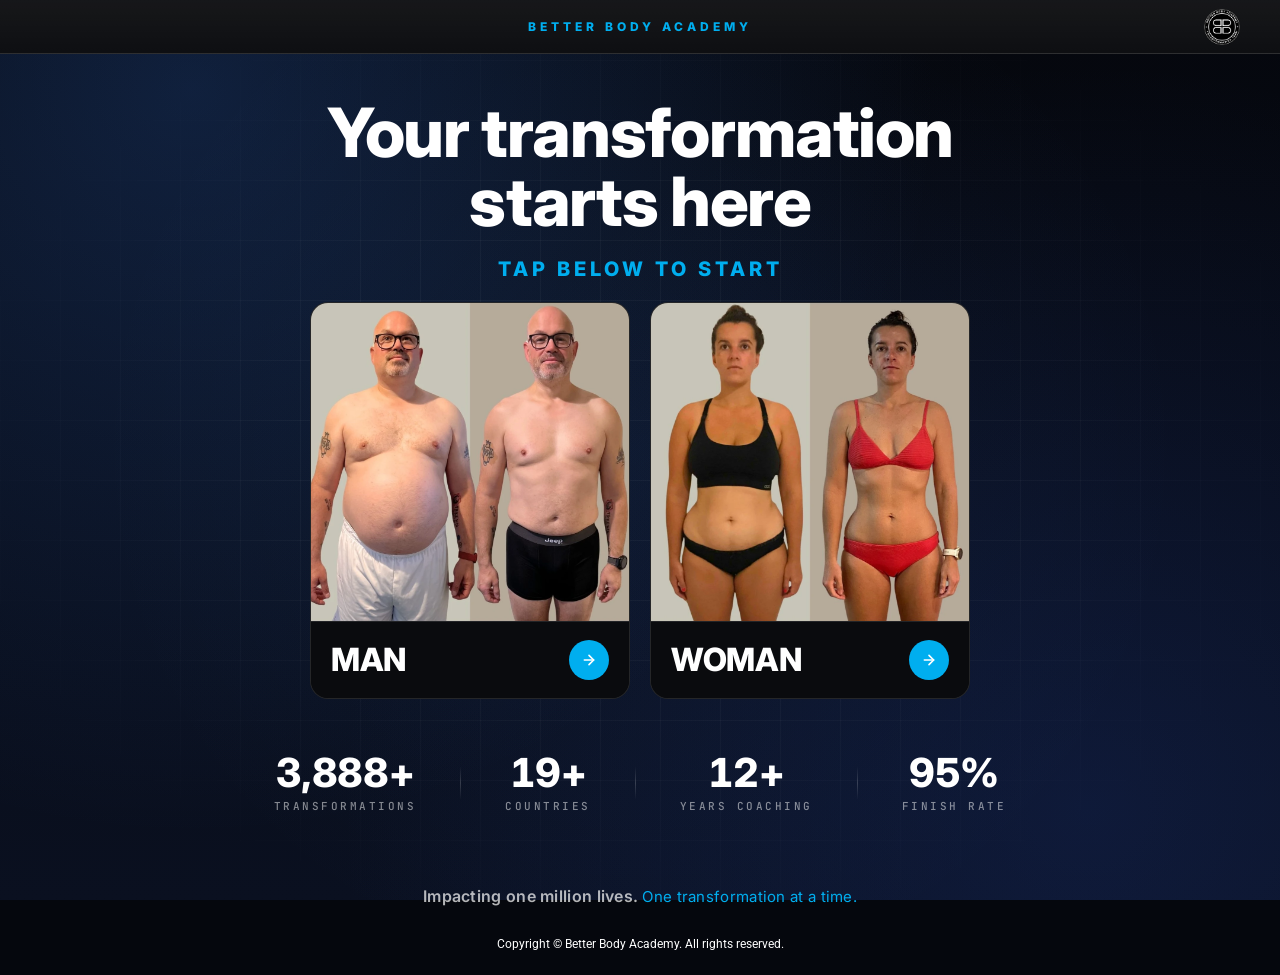
<file: index.html>
<!doctype html>
<html lang="en">
<head>
<meta charset="utf-8">
<meta name="viewport" content="width=device-width, initial-scale=1, viewport-fit=cover">
<title>Better Body Academy — Start Here</title>
<meta name="description"
  content="Men and women follow different programs here. Select yours to see the plan built for your body." />

<link rel="preconnect" href="https://fonts.googleapis.com">
<link rel="preconnect" href="https://fonts.gstatic.com" crossorigin>
<link href="https://fonts.googleapis.com/css2?family=Inter:wght@400;600;800;900&family=Roboto:wght@400;500&family=JetBrains+Mono:wght@400;500&display=swap" rel="stylesheet">

<style>
  :root{
    --black:#05070d;
    --coral:#00AEEF;
    --white:#ffffff;

    --glass-bg:rgba(255,255,255,.05);
    --glass-border:rgba(255,255,255,.10);

    --t-100:rgba(255,255,255,1);
    --t-70:rgba(255,255,255,.70);
    --t-50:rgba(255,255,255,.50);
    --t-30:rgba(255,255,255,.30);

    --display:'Inter',system-ui,sans-serif;
    --body:'Roboto',system-ui,sans-serif;
    --mono:'JetBrains Mono',ui-monospace,monospace;
  }

  *{margin:0;padding:0;box-sizing:border-box}
  html,body{height:100%}

  body{
    background:var(--black);
    color:var(--t-100);
    font-family:var(--body);
    -webkit-font-smoothing:antialiased;
    overflow-x:hidden;
  }

  /* background glow — matched to men.html's .bg-glow */
  body::before{
    content:"";
    position:fixed;
    inset:0;
    background:
      radial-gradient(circle at 15% 10%, rgba(59,130,246,0.20), transparent 55%),
      radial-gradient(circle at 85% 90%, rgba(30,58,138,0.25), transparent 55%),
      radial-gradient(circle at 50% 50%, rgba(96,165,250,0.05), transparent 70%),
      linear-gradient(180deg, #05070d 0%, #0a1020 100%);
    pointer-events:none;
    z-index:0;
  }

  /* faded box grid — dissolves toward the edges */
  body::after{
    content:"";
    position:fixed;
    inset:0;
    background-image:
      linear-gradient(rgba(255,255,255,.035) 1px, transparent 1px),
      linear-gradient(90deg, rgba(255,255,255,.035) 1px, transparent 1px);
    background-size:60px 60px;
    -webkit-mask-image:radial-gradient(ellipse at center, #000 38%, transparent 82%);
    mask-image:radial-gradient(ellipse at center, #000 38%, transparent 82%);
    pointer-events:none;
    z-index:0;
  }

  .page{
    position:relative;
    z-index:1;
    min-height:calc(100dvh - 54px);
    display:flex;
    flex-direction:column;
    padding:clamp(14px,3vw,26px) clamp(18px,4vw,40px) clamp(12px,2.4vw,22px);
  }

  /* ---------- top header bar (slim line: label + small badge) ---------- */
  .topbar{
    position:relative;
    z-index:2;
    flex:0 0 auto;
    display:flex;
    align-items:center;
    justify-content:center;
    height:54px;
    padding:0 clamp(16px,4vw,40px);
    border-bottom:1px solid var(--glass-border);
    background:linear-gradient(180deg, rgba(255,255,255,.05), rgba(255,255,255,.015)), #0a0b0e;
  }
  .topbar-label{
    font-family:var(--display);
    font-weight:800;
    font-size:clamp(10px,1.3vw,12px);
    letter-spacing:4px;
    text-transform:uppercase;
    color:var(--coral);
  }
  .topbar-badge{
    position:absolute;
    right:clamp(16px,4vw,40px);
    top:50%;
    transform:translateY(-50%);
    height:36px;
    width:auto;
    display:block;
  }
  @media (max-width:430px){
    .topbar-badge{height:30px}
  }

  /* ---------- hero ---------- */
  .hero{
    flex:1 1 auto;
    display:flex;
    flex-direction:column;
    align-items:center;
    justify-content:center;
    text-align:center;
    gap:clamp(13px,2vh,22px);
    max-width:1080px;
    width:100%;
    margin:0 auto;
    padding:clamp(12px,2vh,26px) 0;
  }

  .eyebrow{
    font-family:var(--mono);
    font-weight:500;
    font-size:clamp(10px,1.3vw,12px);
    letter-spacing:4px;
    color:var(--coral);
    text-transform:uppercase;
  }

  h1{
    font-family:var(--display);
    font-weight:800;
    font-size:clamp(34px,6.4vw,68px);
    line-height:1.02;
    letter-spacing:-.02em;
    color:var(--white);
    max-width:14ch;
  }

  .sub{
    font-family:var(--body);
    font-weight:400;
    font-size:clamp(15px,1.7vw,20px);
    line-height:1.45;
    color:var(--t-70);
    max-width:48ch;
  }
  .sub .sub-cta{color:var(--white)}

  .prompt{
    font-family:var(--display);
    font-weight:800;
    font-size:clamp(11px,1.3vw,13px);
    letter-spacing:5px;
    text-transform:uppercase;
    color:var(--coral);
    margin-top:clamp(2px,1vh,8px);
  }

  /* ---------- choice cards ---------- */
  .cards{
    display:flex;
    align-items:flex-start;
    gap:clamp(10px,1.6vw,20px);
    width:100%;
    max-width:660px;
    margin-inline:auto;
  }

  .card{
    flex:1 1 0;
    display:flex;
    flex-direction:column;
    border-radius:18px;
    border:1px solid var(--glass-border);
    overflow:hidden;
    text-decoration:none;
    background:#0c0d10;
    transition:transform .35s ease, border-color .35s ease, box-shadow .35s ease;
  }

  /* photo region (full figure); the foot sits below it */
  .card-img{
    width:100%;
    aspect-ratio:1 / 1;
    overflow:hidden;
  }
  .card-photo{
    width:100%;
    height:100%;
    object-fit:cover;
    object-position:center;
    display:block;
  }
  /* caption row below the photo: label on the left, arrow on the right, divider line on top */
  .card-foot{
    display:flex;
    align-items:center;
    justify-content:space-between;
    gap:12px;
    padding:clamp(12px,2.4vw,18px) clamp(14px,2.6vw,20px);
    border-top:1px solid var(--glass-border);
    background:#0a0b0e;
  }
  .card-label{
    font-family:var(--display);
    font-weight:800;
    font-size:clamp(20px,3.6vw,32px);
    line-height:1;
    letter-spacing:-.01em;
    text-transform:uppercase;
    color:var(--white);
  }
  .card-arrow{
    display:grid;
    place-items:center;
    flex:0 0 auto;
    width:clamp(30px,4.4vw,40px);
    height:clamp(30px,4.4vw,40px);
    border-radius:50%;
    background:var(--coral);
    color:#fff;
    transition:transform .3s ease;
  }

  /* hover / focus — coral glow + lift */
  .card:hover,.card:focus-visible{
    transform:translateY(-6px);
    border-color:var(--coral);
    box-shadow:0 12px 40px rgba(0,0,0,.4), 0 0 40px rgba(0,174,239,.28);
    outline:none;
  }
  .card:hover .card-arrow,.card:focus-visible .card-arrow{transform:translateX(4px)}

  /* ---------- proof strip ---------- */
  .proof{
    display:flex;
    align-items:center;
    justify-content:center;
    flex-wrap:wrap;
    gap:clamp(16px,4vw,44px);
    margin-top:clamp(18px,4vh,40px);
  }
  .proof-item{text-align:center}
  .proof-num{
    font-family:var(--display);
    font-weight:800;
    font-size:clamp(26px,4vw,40px);
    line-height:1;
    letter-spacing:-.01em;
    color:var(--white);
    margin-bottom:6px;
    font-variant-numeric:tabular-nums;
  }
  .proof-label{
    font-family:var(--mono);
    font-weight:500;
    font-size:clamp(9px,1.1vw,11px);
    letter-spacing:2.5px;
    text-transform:uppercase;
    color:var(--t-50);
  }
  .proof-div{
    width:1px;
    height:34px;
    background:linear-gradient(180deg,transparent,rgba(255,255,255,.18),transparent);
  }

  /* ---------- mission footer ---------- */
  .mission{
    flex:0 0 auto;
    text-align:center;
    font-family:var(--display);
    line-height:1.4;
    margin-top:clamp(32px,6vh,60px);
  }
  .mission .m1{
    display:inline;
    font-weight:600;
    font-size:clamp(13px,1.5vw,16px);
    letter-spacing:.3px;
    color:var(--t-70);
  }
  .mission .m2{
    display:inline;
    font-weight:400;
    font-size:clamp(12px,1.4vw,15px);
    letter-spacing:.3px;
    color:var(--coral);
  }
  .copy{
    display:block;
    font-family:var(--body);
    font-weight:400;
    font-size:clamp(9px,2vw,12px);
    letter-spacing:normal;
    color:var(--white);
  }
  .mission .copy{margin-top:clamp(18px,3.2vh,30px)}
  .copybar{display:none}

  /* ---------- entrance motion ---------- */
  @keyframes rise{from{opacity:0;transform:translateY(16px)}to{opacity:1;transform:translateY(0)}}
  .topbar,.eyebrow,h1,.sub,.prompt,.cards,.proof,.mission{animation:rise .7s cubic-bezier(.2,.7,.2,1) both}
  .eyebrow{animation-delay:.05s}
  h1{animation-delay:.12s}
  .sub{animation-delay:.20s}
  .prompt{animation-delay:.28s}
  .cards{animation-delay:.34s}
  .proof{animation-delay:.46s}
  .mission{animation-delay:.54s}

  @media (prefers-reduced-motion:reduce){*{animation:none!important;transition:none!important}}

  /* ---------- tablets & phones: keep the two cards side by side ---------- */
  @media (max-width:680px){
    .page{
      min-height:calc(100dvh - 54px);
      justify-content:flex-start;
      padding:clamp(16px,5vw,24px) clamp(16px,5vw,24px) 0;
    }
    .hero{
      justify-content:flex-start;
      gap:clamp(12px,3vh,18px);
    }
    .cards{
      gap:10px;
    }
    .card{
      height:auto;
    }
    .card-foot{padding:11px 13px}
    .card-label{font-size:clamp(17px,4.6vw,24px)}
    .card-arrow{width:30px;height:30px}
    /* tagline pinned to the bottom of the first screen (no divider here) */
    .mission{
      white-space:nowrap;
      margin-top:auto;
      width:100vw;
      margin-left:calc(50% - 50vw);
      padding:13px 16px 40px;
    }
    .mission .m1,.mission .m2{font-size:clamp(9px,2.8vw,13px);letter-spacing:.2px}
    /* copyright lives below the fold, with the divider above it */
    .copy--desk{display:none}
    .copybar{
      display:block;
      text-align:center;
      border-top:1px solid var(--glass-border);
      padding:18px 16px 22px;
    }
  }

  /* ---------- small phones: tighten type & proof strip ---------- */
  @media (max-width:430px){
    h1{font-size:clamp(28px,8.6vw,38px);max-width:18ch}
    .sub{font-size:14px;max-width:38ch}
    .prompt{letter-spacing:4px}
    .card{border-radius:15px;height:auto}
    .card-foot{padding:10px 12px}
    .card-label{font-size:clamp(15px,5vw,21px)}
    .card-arrow{width:26px;height:26px}
    .card-cta{font-size:11px;gap:5px;margin-top:5px}
    /* proof becomes a tidy 2x2 grid, no dividers */
    .proof{
      display:grid;
      grid-template-columns:1fr 1fr;
      gap:18px 12px;
      width:100%;
      max-width:340px;
    }
    .proof-num{font-size:clamp(24px,8vw,32px)}
    .proof-div{display:none}
  }
</style>
</head>
<body>
  <header class="topbar">
    <span class="topbar-label">Better Body Academy</span>
    <img class="topbar-badge" src="BADGE LOGO (Filled).png" alt="Better Body Academy">
  </header>

  <div class="page">

    <main class="hero">

      <h1>Your transformation starts here</h1>

      <p class="sub" style="color:#00AEEF;font-family:var(--display);font-weight:800;letter-spacing:4px">TAP BELOW TO START</p>

      <div class="cards">

        <!-- MAN -->
        <a class="card card-men" href="men.html" aria-label="I am a man — see my transformation plan">
          <div class="card-img"><img class="card-photo" src="man-before-after.webp"
            alt="Real Better Body Academy client — 21kg lost, 25cm off the waist" loading="lazy"></div>
          <div class="card-foot">
            <span class="card-label">Man</span>
            <span class="card-arrow" aria-hidden="true"><svg xmlns="http://www.w3.org/2000/svg" width="16" height="16" viewBox="0 0 24 24" fill="none" stroke="currentColor" stroke-width="2.4" stroke-linecap="round" stroke-linejoin="round"><path d="M5 12h14"/><path d="m12 5 7 7-7 7"/></svg></span>
          </div>
        </a>

        <!-- WOMAN -->
        <a class="card card-women" href="women.html" aria-label="I am a woman — see my transformation plan">
          <div class="card-img"><img class="card-photo" src="woman-before-after.webp"
            alt="Real Better Body Academy client — 15kg lost, 11cm off the waist" loading="lazy"></div>
          <div class="card-foot">
            <span class="card-label">Woman</span>
            <span class="card-arrow" aria-hidden="true"><svg xmlns="http://www.w3.org/2000/svg" width="16" height="16" viewBox="0 0 24 24" fill="none" stroke="currentColor" stroke-width="2.4" stroke-linecap="round" stroke-linejoin="round"><path d="M5 12h14"/><path d="m12 5 7 7-7 7"/></svg></span>
          </div>
        </a>

      </div>

      <div class="proof">
        <div class="proof-item">
          <div class="proof-num">4,000+</div>
          <div class="proof-label">Transformations</div>
        </div>
        <span class="proof-div"></span>
        <div class="proof-item">
          <div class="proof-num">20+</div>
          <div class="proof-label">Countries</div>
        </div>
        <span class="proof-div"></span>
        <div class="proof-item">
          <div class="proof-num">12+</div>
          <div class="proof-label">Years Coaching</div>
        </div>
        <span class="proof-div"></span>
        <div class="proof-item">
          <div class="proof-num">98%</div>
          <div class="proof-label">Finish Rate</div>
        </div>
      </div>

    </main>

    <footer class="mission">
      <span class="m1">Impacting one million lives.</span>
      <span class="m2">One transformation at a time.</span>
      <span class="copy copy--desk">Copyright © Better Body Academy. All rights reserved.</span>
    </footer>

  </div>

  <div class="copybar">
    <span class="copy">Copyright © Better Body Academy. All rights reserved.</span>
  </div>

  <script>
    /* Count up the proof stats from 0 to their values when they scroll into view */
    (function () {
      var reduce = window.matchMedia('(prefers-reduced-motion: reduce)').matches;
      var nums = document.querySelectorAll('.proof-num');
      if (!nums.length) return;

      function parse(el) {
        var raw = el.textContent.trim();
        var m = raw.match(/^([\d.,]+)(.*)$/);
        if (!m) return null;
        return {
          target: parseFloat(m[1].replace(/,/g, '')),
          suffix: m[2] || '',
          comma: m[1].indexOf(',') !== -1
        };
      }
      function fmt(n, comma) {
        n = Math.round(n);
        return comma ? n.toLocaleString('en-US') : String(n);
      }

      // capture targets, then reset to 0 so they animate in
      nums.forEach(function (el) {
        var info = parse(el);
        if (!info) return;
        el._proof = info;
        if (!reduce) el.textContent = fmt(0, info.comma) + info.suffix;
      });

      function run(el) {
        var info = el._proof;
        if (!info) return;
        if (reduce) { el.textContent = fmt(info.target, info.comma) + info.suffix; return; }
        var dur = 1700, start = null;
        function step(t) {
          if (start === null) start = t;
          var p = Math.min((t - start) / dur, 1);
          var eased = 1 - Math.pow(1 - p, 3); // easeOutCubic
          el.textContent = fmt(info.target * eased, info.comma) + info.suffix;
          if (p < 1) requestAnimationFrame(step);
          else el.textContent = fmt(info.target, info.comma) + info.suffix;
        }
        requestAnimationFrame(step);
      }

      if (!('IntersectionObserver' in window)) { nums.forEach(run); return; }
      var obs = new IntersectionObserver(function (entries) {
        entries.forEach(function (e) {
          var el = e.target, info = el._proof;
          if (!info) return;
          if (e.isIntersecting) {
            run(el);                       // animate up whenever it scrolls into view
          } else if (!reduce) {
            el.textContent = fmt(0, info.comma) + info.suffix; // reset so it replays on return
          }
        });
      }, { threshold: 0.25 });
      nums.forEach(function (el) { obs.observe(el); });
    })();
  </script>
</body>
</html>
</file>
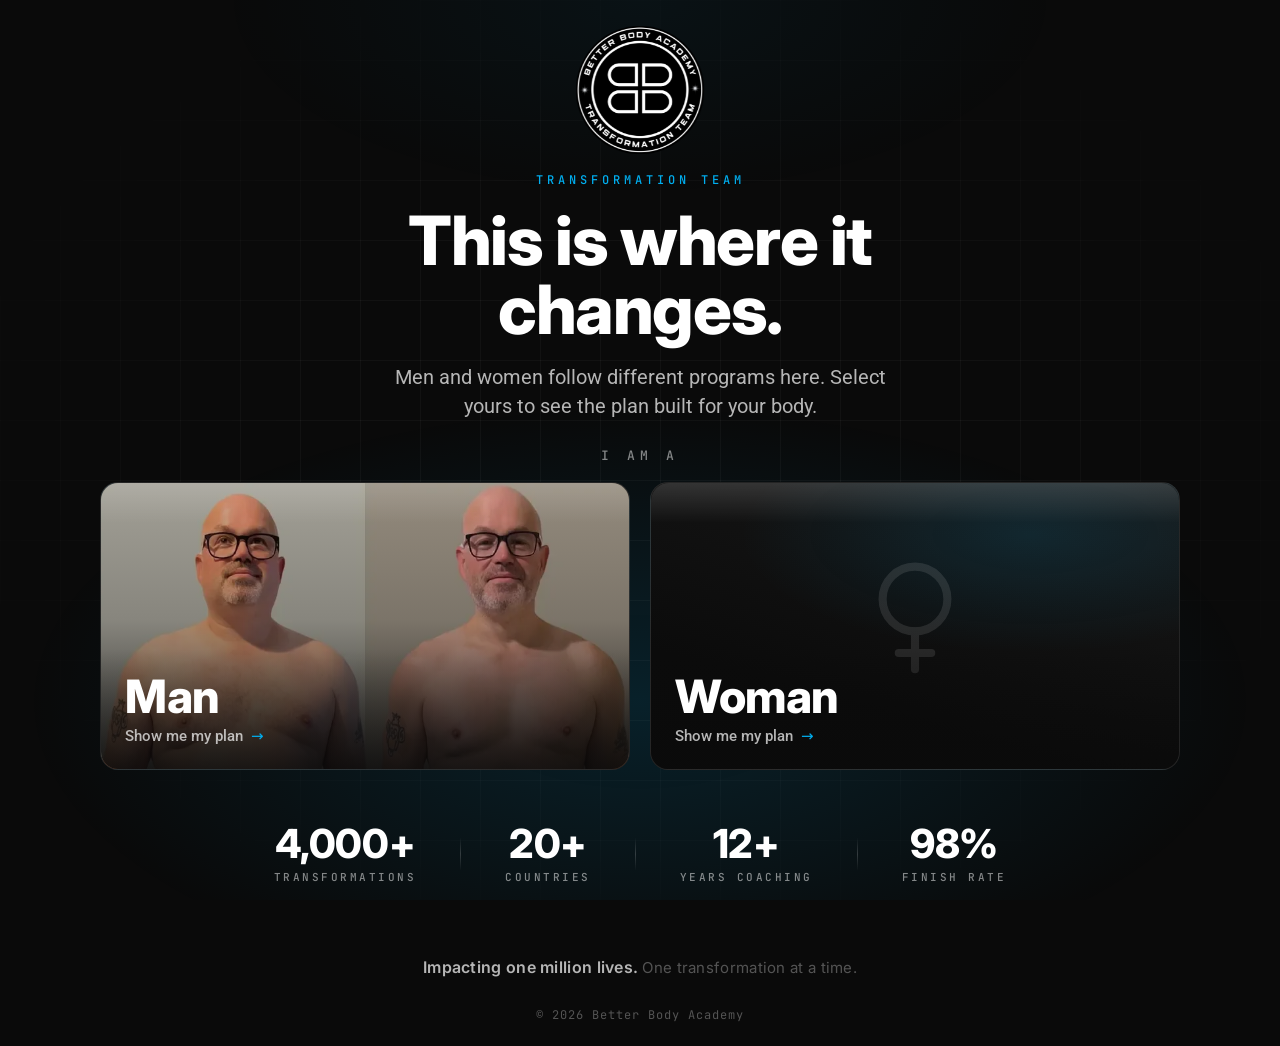
<file: index-preview.html>
<!doctype html>
<html lang="en">
<head>
<meta charset="utf-8">
<meta name="viewport" content="width=device-width, initial-scale=1, viewport-fit=cover">
<title>Better Body Academy — Start Here</title>
<meta name="description"
  content="Men and women follow different programs here. Select yours to see the plan built for your body." />

<link rel="preconnect" href="https://fonts.googleapis.com">
<link rel="preconnect" href="https://fonts.gstatic.com" crossorigin>
<link href="https://fonts.googleapis.com/css2?family=Inter:wght@400;600;800&family=Roboto:wght@400;500&family=JetBrains+Mono:wght@400;500&display=swap" rel="stylesheet">

<style>
  :root{
    --black:#0a0a0a;
    --coral:#00AEEF;
    --white:#ffffff;

    --glass-bg:rgba(255,255,255,.05);
    --glass-border:rgba(255,255,255,.10);

    --t-100:rgba(255,255,255,1);
    --t-70:rgba(255,255,255,.70);
    --t-50:rgba(255,255,255,.50);
    --t-30:rgba(255,255,255,.30);

    --display:'Inter',system-ui,sans-serif;
    --body:'Roboto',system-ui,sans-serif;
    --mono:'JetBrains Mono',ui-monospace,monospace;
  }

  *{margin:0;padding:0;box-sizing:border-box}
  html,body{height:100%}

  body{
    background:var(--black);
    color:var(--t-100);
    font-family:var(--body);
    -webkit-font-smoothing:antialiased;
    overflow-x:hidden;
  }

  /* ambient coral halo — kept faint to respect the 80/15/5 ratio */
  body::before{
    content:"";
    position:fixed;
    inset:0;
    background:
      radial-gradient(80% 55% at 50% 78%, rgba(0,174,239,.14), transparent 60%),
      radial-gradient(60% 40% at 50% 0%, rgba(0,174,239,.05), transparent 55%);
    pointer-events:none;
    z-index:0;
  }

  /* faded box grid — dissolves toward the edges */
  body::after{
    content:"";
    position:fixed;
    inset:0;
    background-image:
      linear-gradient(rgba(255,255,255,.035) 1px, transparent 1px),
      linear-gradient(90deg, rgba(255,255,255,.035) 1px, transparent 1px);
    background-size:60px 60px;
    -webkit-mask-image:radial-gradient(ellipse at center, #000 38%, transparent 82%);
    mask-image:radial-gradient(ellipse at center, #000 38%, transparent 82%);
    pointer-events:none;
    z-index:0;
  }

  .page{
    position:relative;
    z-index:1;
    min-height:100dvh;
    display:flex;
    flex-direction:column;
    padding:clamp(14px,3vw,26px) clamp(18px,4vw,40px) clamp(12px,2.4vw,22px);
  }

  /* ---------- top bar / badge ---------- */
  .topbar{
    display:flex;
    align-items:center;
    justify-content:center;
    gap:12px;
    flex:0 0 auto;
  }
  .badge{width:clamp(84px,12vw,128px);height:auto;flex:0 0 auto;display:block}
  .badge .ring{fill:none;stroke:rgba(255,255,255,.85);stroke-width:1.4}
  .badge .ring.thin{stroke:rgba(255,255,255,.45);stroke-width:.8}
  .badge .ringtext{
    fill:rgba(255,255,255,.85);
    font-family:var(--display);
    font-weight:600;
    font-size:5.4px;
    letter-spacing:.55px;
  }
  .badge .dot{fill:rgba(255,255,255,.7)}
  .badge .mono text{fill:#fff;font-family:var(--display);font-weight:800;font-size:28px}

  .wordmark{
    font-family:var(--display);
    font-weight:800;
    font-size:20px;
    letter-spacing:2px;
    color:var(--white);
  }

  /* ---------- hero ---------- */
  .hero{
    flex:1 1 auto;
    display:flex;
    flex-direction:column;
    align-items:center;
    justify-content:center;
    text-align:center;
    gap:clamp(13px,2vh,22px);
    max-width:1080px;
    width:100%;
    margin:0 auto;
    padding:clamp(12px,2vh,26px) 0;
  }

  .eyebrow{
    font-family:var(--mono);
    font-weight:500;
    font-size:clamp(10px,1.3vw,12px);
    letter-spacing:4px;
    color:var(--coral);
    text-transform:uppercase;
  }

  h1{
    font-family:var(--display);
    font-weight:800;
    font-size:clamp(34px,6.4vw,68px);
    line-height:1.02;
    letter-spacing:-.02em;
    color:var(--white);
    max-width:14ch;
  }

  .sub{
    font-family:var(--body);
    font-weight:400;
    font-size:clamp(15px,1.7vw,20px);
    line-height:1.45;
    color:var(--t-70);
    max-width:48ch;
  }

  .prompt{
    font-family:var(--mono);
    font-weight:500;
    font-size:clamp(11px,1.3vw,13px);
    letter-spacing:5px;
    color:var(--t-50);
    text-transform:uppercase;
    margin-top:clamp(2px,1vh,8px);
  }

  /* ---------- choice cards ---------- */
  .cards{
    display:flex;
    gap:clamp(10px,1.6vw,20px);
    width:100%;
  }

  .card{
    position:relative;
    flex:1 1 0;
    height:clamp(196px,32vh,326px);
    border-radius:18px;
    border:1px solid var(--glass-border);
    overflow:hidden;
    text-decoration:none;
    display:flex;
    flex-direction:column;
    justify-content:flex-end;
    transition:transform .35s ease, border-color .35s ease, box-shadow .35s ease;
    isolation:isolate;
  }

  /* placeholder backgrounds — swap for real photos (see top of file) */
  .card-men{
    background:
      radial-gradient(120% 90% at 28% 18%, rgba(0,174,239,.12), transparent 46%),
      linear-gradient(165deg, #181818 0%, #0b0b0b 72%);
  }
  .card-women{
    background:
      radial-gradient(120% 90% at 72% 18%, rgba(0,174,239,.12), transparent 46%),
      linear-gradient(195deg, #181818 0%, #0b0b0b 72%);
  }

  /* real transformation photo filling a choice card */
  .card-photo{
    position:absolute;
    inset:0;
    width:100%;
    height:100%;
    object-fit:cover;
    object-position:50% 28%;
    z-index:0;
  }
  /* readability scrim over the photo so the label stays legible */
  .card--photo::after{
    content:"";
    position:absolute;
    inset:0;
    background:linear-gradient(180deg, rgba(10,10,10,.20) 0%, rgba(10,10,10,.34) 48%, rgba(10,10,10,.86) 100%);
    z-index:1;
    pointer-events:none;
  }

  /* glass top-edge highlight */
  .card::before{
    content:"";
    position:absolute;inset:0;
    border-radius:inherit;
    background:linear-gradient(180deg, rgba(255,255,255,.14), transparent 14%);
    pointer-events:none;
    z-index:2;
  }

  /* large faded gender symbol watermark */
  .symbol{
    position:absolute;
    top:50%;left:50%;
    transform:translate(-50%,-58%);
    width:clamp(108px,15vh,168px);
    height:auto;
    z-index:1;
    opacity:.10;
    transition:opacity .35s ease, transform .35s ease;
  }
  .symbol *{stroke:var(--white);}

  .card-tag{
    position:absolute;
    top:16px;left:18px;
    z-index:3;
    font-family:var(--mono);
    font-size:clamp(9px,1.1vw,11px);
    letter-spacing:2.5px;
    color:var(--t-50);
    text-transform:uppercase;
  }

  .card-foot{
    position:relative;
    z-index:3;
    padding:clamp(16px,2.4vw,24px);
    text-align:left;
    background:linear-gradient(180deg, transparent, rgba(10,10,10,.55));
  }

  .card-label{
    font-family:var(--display);
    font-weight:800;
    font-size:clamp(26px,4.4vw,46px);
    line-height:1;
    letter-spacing:-.01em;
    color:var(--white);
  }

  .card-cta{
    display:inline-flex;
    align-items:center;
    gap:8px;
    margin-top:8px;
    font-family:var(--body);
    font-weight:500;
    font-size:clamp(12px,1.4vw,15px);
    color:var(--t-70);
    transition:color .3s ease, gap .3s ease;
  }
  .card-cta .arrow{color:var(--coral);transition:transform .3s ease;display:inline-block}

  /* hover / focus — coral glow + lift, the one accent moment */
  .card:hover,.card:focus-visible{
    transform:translateY(-6px);
    border-color:var(--coral);
    box-shadow:0 12px 40px rgba(0,0,0,.4), 0 0 40px rgba(0,174,239,.28);
    outline:none;
  }
  .card:hover .symbol,.card:focus-visible .symbol{opacity:.22;transform:translate(-50%,-62%) scale(1.04)}
  .card:hover .card-cta,.card:focus-visible .card-cta{color:var(--white);gap:12px}
  .card:hover .card-cta .arrow,.card:focus-visible .card-cta .arrow{transform:translateX(4px)}

  /* ---------- proof strip ---------- */
  .proof{
    display:flex;
    align-items:center;
    justify-content:center;
    flex-wrap:wrap;
    gap:clamp(16px,4vw,44px);
    margin-top:clamp(18px,4vh,40px);
  }
  .proof-item{text-align:center}
  .proof-num{
    font-family:var(--display);
    font-weight:800;
    font-size:clamp(26px,4vw,40px);
    line-height:1;
    letter-spacing:-.01em;
    color:var(--white);
    margin-bottom:6px;
  }
  .proof-label{
    font-family:var(--mono);
    font-weight:500;
    font-size:clamp(9px,1.1vw,11px);
    letter-spacing:2.5px;
    text-transform:uppercase;
    color:var(--t-50);
  }
  .proof-div{
    width:1px;
    height:34px;
    background:linear-gradient(180deg,transparent,rgba(255,255,255,.18),transparent);
  }

  /* ---------- mission footer ---------- */
  .mission{
    flex:0 0 auto;
    text-align:center;
    font-family:var(--display);
    line-height:1.4;
    margin-top:clamp(32px,6vh,60px);
  }
  .mission .m1{
    display:inline;
    font-weight:600;
    font-size:clamp(13px,1.5vw,16px);
    letter-spacing:.3px;
    color:var(--t-70);
  }
  .mission .m2{
    display:inline;
    font-weight:400;
    font-size:clamp(12px,1.4vw,15px);
    letter-spacing:.3px;
    color:var(--t-30);
  }
  .mission .copy{
    display:block;
    font-family:var(--mono);
    font-weight:400;
    font-size:clamp(10px,1.1vw,12px);
    letter-spacing:1px;
    color:var(--t-30);
    margin-top:clamp(18px,3.2vh,30px);
  }

  /* ---------- entrance motion ---------- */
  @keyframes rise{from{opacity:0;transform:translateY(16px)}to{opacity:1;transform:translateY(0)}}
  .topbar,.eyebrow,h1,.sub,.prompt,.cards,.proof,.mission{animation:rise .7s cubic-bezier(.2,.7,.2,1) both}
  .eyebrow{animation-delay:.05s}
  h1{animation-delay:.12s}
  .sub{animation-delay:.20s}
  .prompt{animation-delay:.28s}
  .cards{animation-delay:.34s}
  .proof{animation-delay:.46s}
  .mission{animation-delay:.54s}

  @media (prefers-reduced-motion:reduce){*{animation:none!important;transition:none!important}}

  /* ---------- tablets & phones: stack the two cards ---------- */
  @media (max-width:680px){
    .page{
      min-height:100dvh;
      justify-content:flex-start;
      padding:clamp(16px,5vw,24px) clamp(16px,5vw,24px) clamp(20px,6vw,28px);
    }
    .hero{
      justify-content:flex-start;
      gap:clamp(12px,3vh,18px);
    }
    .cards{
      flex-direction:column;
      gap:14px;
    }
    .card{
      flex:0 0 auto;
      height:clamp(150px,26vh,200px);
    }
    /* symbol watermark sits lower so it doesn't crowd the label */
    .symbol{transform:translate(-50%,-64%);width:clamp(92px,22vw,120px)}
  }

  /* ---------- small phones: tighten type & proof strip ---------- */
  @media (max-width:430px){
    h1{font-size:clamp(28px,8.6vw,38px);max-width:18ch}
    .sub{font-size:14px;max-width:38ch}
    .prompt{letter-spacing:4px}
    .card{border-radius:15px;height:clamp(140px,22vh,178px)}
    .card-foot{padding:14px 16px}
    /* proof becomes a tidy 2x2 grid, no dividers */
    .proof{
      display:grid;
      grid-template-columns:1fr 1fr;
      gap:18px 12px;
      width:100%;
      max-width:340px;
    }
    .proof-num{font-size:clamp(24px,8vw,32px)}
    .proof-div{display:none}
  }
</style>
</head>
<body>
  <div class="page">

    <header class="topbar">
      <img class="badge" src="badge-logo.png" alt="Better Body Academy badge">
    </header>

    <main class="hero">

      <p class="eyebrow">Transformation Team</p>

      <h1>This is where it changes.</h1>

      <p class="sub">Men and women follow different programs here. Select yours to see the plan built for your body.</p>

      <p class="prompt">I am a</p>

      <div class="cards">

        <!-- MAN -->
        <a class="card card-men card--photo" href="men.html" aria-label="I am a man — see my transformation plan">
          <img class="card-photo" src="man-card.webp"
            alt="Real Better Body Academy client — 21kg lost, 25cm off the waist" loading="lazy">
          <div class="card-foot">
            <div class="card-label">Man</div>
            <span class="card-cta">Show me my plan <span class="arrow">&rarr;</span></span>
          </div>
        </a>

        <!-- WOMAN -->
        <a class="card card-women" href="women.html" aria-label="I am a woman — see my transformation plan">
          <svg class="symbol" viewBox="0 0 100 100" fill="none" aria-hidden="true">
            <circle cx="50" cy="38" r="24" stroke-width="6"/>
            <line x1="50" y1="62" x2="50" y2="90" stroke-width="6" stroke-linecap="round"/>
            <line x1="38" y1="78" x2="62" y2="78" stroke-width="6" stroke-linecap="round"/>
          </svg>
          <div class="card-foot">
            <div class="card-label">Woman</div>
            <span class="card-cta">Show me my plan <span class="arrow">&rarr;</span></span>
          </div>
        </a>

      </div>

      <div class="proof">
        <div class="proof-item">
          <div class="proof-num">4,000+</div>
          <div class="proof-label">Transformations</div>
        </div>
        <span class="proof-div"></span>
        <div class="proof-item">
          <div class="proof-num">20+</div>
          <div class="proof-label">Countries</div>
        </div>
        <span class="proof-div"></span>
        <div class="proof-item">
          <div class="proof-num">12+</div>
          <div class="proof-label">Years Coaching</div>
        </div>
        <span class="proof-div"></span>
        <div class="proof-item">
          <div class="proof-num">98%</div>
          <div class="proof-label">Finish Rate</div>
        </div>
      </div>

    </main>

    <footer class="mission">
      <span class="m1">Impacting one million lives.</span>
      <span class="m2">One transformation at a time.</span>
      <span class="copy">© 2026 Better Body Academy</span>
    </footer>

  </div>
</body>
</html>
</file>
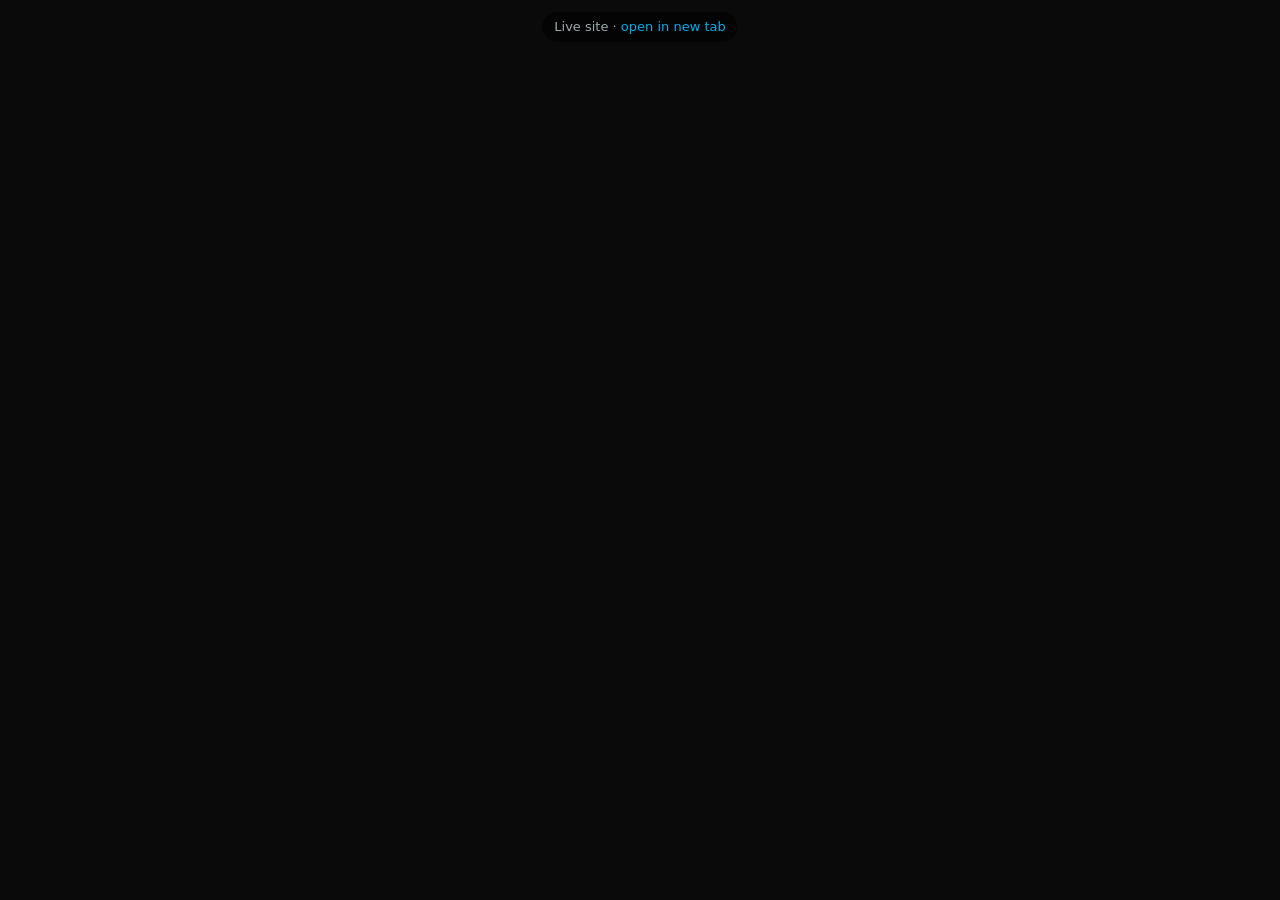
<file: live-preview.html>
<!doctype html>
<html lang="en">
<head>
<meta charset="utf-8">
<meta name="viewport" content="width=device-width, initial-scale=1">
<title>BBA — Live Site Preview</title>
<style>
  html,body{margin:0;height:100%;background:#0a0a0a}
  iframe{border:0;width:100%;height:100%;display:block}
  .fallback{
    position:fixed;left:50%;top:12px;transform:translateX(-50%);
    font:13px/1.4 system-ui,sans-serif;color:#9aa;z-index:2;
    background:rgba(0,0,0,.6);padding:6px 12px;border-radius:999px;
  }
  .fallback a{color:#00AEEF;text-decoration:none}
</style>
</head>
<body>
  <div class="fallback">Live site &middot; <a href="https://techbetterbodyacademy.github.io/BBA-landing-page/" target="_blank" rel="noopener">open in new tab</a></div>
  <iframe src="https://techbetterbodyacademy.github.io/BBA-landing-page/"
          title="Better Body Academy — live landing page"
          referrerpolicy="no-referrer"></iframe>
</body>
</html>
</file>
